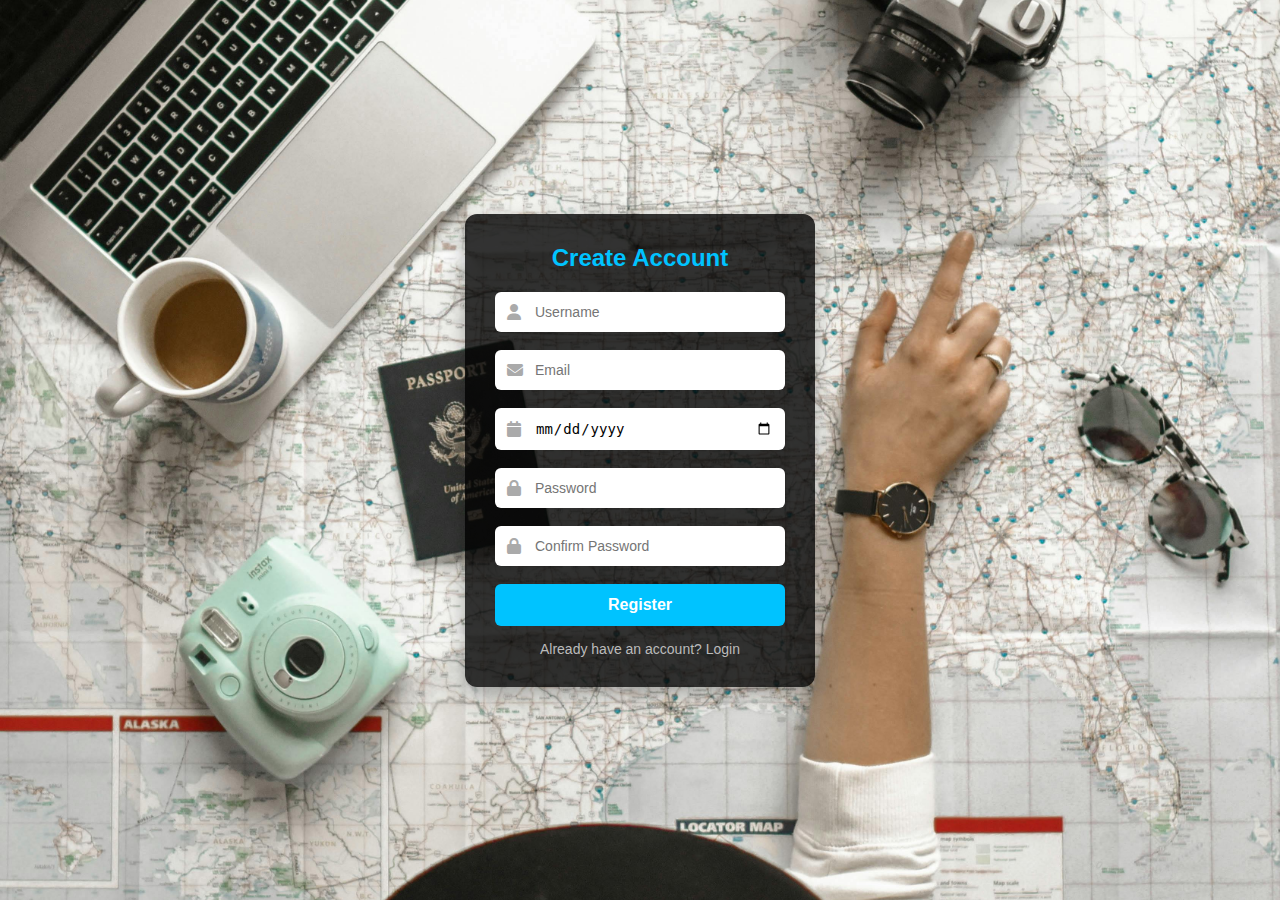
<file: Sign_in.html>
<!DOCTYPE html>
<html lang="en">
<head>
  <meta charset="UTF-8">
  <meta name="viewport" content="width=device-width, initial-scale=1.0">
  <title>Register - TripNest</title>
  <link rel="stylesheet" href="https://cdnjs.cloudflare.com/ajax/libs/font-awesome/6.5.0/css/all.min.css">
  <style>
    * {
      margin: 0;
      padding: 0;
      box-sizing: border-box;
    }

    body {
      height: 100vh;
      display: flex;
      align-items: center;
      justify-content: center;
      font-family: "Poppins", sans-serif;
      background: url("/images/hero_img.jpg") no-repeat center center/cover;
    }

    .register-cont {
      width: 350px;
      background: rgba(0, 0, 0, 0.8);
      padding: 30px;
      border-radius: 12px;
      color: #fff;
      box-shadow: 0 8px 20px rgba(0, 0, 0, 0.3);
      animation: fadeIn 1s ease;
    }

    .register-cont h2 {
      text-align: center;
      margin-bottom: 20px;
      color: #00c3ff;
    }

    .input-group {
      margin-bottom: 18px;
      position: relative;
    }

    .input-group i {
      position: absolute;
      left: 12px;
      top: 50%;
      transform: translateY(-50%);
      color: #aaa;
    }

    .input-group input {
      width: 100%;
      padding: 12px 12px 12px 40px;
      border-radius: 6px;
      border: none;
      outline: none;
      font-size: 14px;
    }

    .input-group input:focus {
      border: 2px solid #00c3ff;
    }

    #register-btn {
      width: 100%;
      padding: 12px;
      background: #00c3ff;
      border: none;
      border-radius: 6px;
      color: white;
      font-size: 16px;
      font-weight: bold;
      cursor: pointer;
      transition: background 0.3s;
    }

    #register-btn:hover {
      background: #0086b3;
    }

    .link {
      display: block;
      margin-top: 15px;
      text-align: center;
      font-size: 14px;
      color: #bbb;
      text-decoration: none;
    }

    .link:hover {
      color: #fff;
    }

    @keyframes fadeIn {
      from {
        opacity: 0;
        transform: translateY(-20px);
      }
      to {
        opacity: 1;
        transform: translateY(0);
      }
    }
  </style>
</head>
<body>

  <div class="register-cont">
    <h2>Create Account</h2>
    <form id="register-form">
      <div class="input-group">
        <i class="fa fa-user"></i>
        <input type="text" id="username" placeholder="Username" required>
      </div>

      <div class="input-group">
        <i class="fa fa-envelope"></i>
        <input type="email" id="email" placeholder="Email" required>
      </div>

      <div class="input-group">
        <i class="fa fa-calendar"></i>
        <input type="date" id="dob" required>
      </div>

      <div class="input-group">
        <i class="fa fa-lock"></i>
        <input type="password" id="password" placeholder="Password" required>
      </div>

      <div class="input-group">
        <i class="fa fa-lock"></i>
        <input type="password" id="confirm-password" placeholder="Confirm Password" required>
      </div>

      <button type="submit" id="register-btn">Register</button>
      <a href="Log_in.html" class="link">Already have an account? Login</a>
    </form>
  </div>

  <script>
    const registerForm = document.getElementById("register-form");

    registerForm.addEventListener("submit", function(e) {
      e.preventDefault();

      const username = document.getElementById("username").value.trim();
      const email = document.getElementById("email").value.trim();
      const dob = document.getElementById("dob").value;
      const password = document.getElementById("password").value;
      const confirmPassword = document.getElementById("confirm-password").value;

      if (!username || !email || !dob || !password || !confirmPassword) {
        alert("⚠️ Please fill in all fields.");
        return;
      }

      if (password !== confirmPassword) {
        alert("❌ Passwords do not match.");
        return;
      }

      if (password.length < 6) {
        alert("🔒 Password must be at least 6 characters.");
        return;
      }

      alert("✅ Registration successful!");
      // Redirect after successful registration
      window.location.href = "index.html";
    });
  </script>

</body>
</html>
</file>
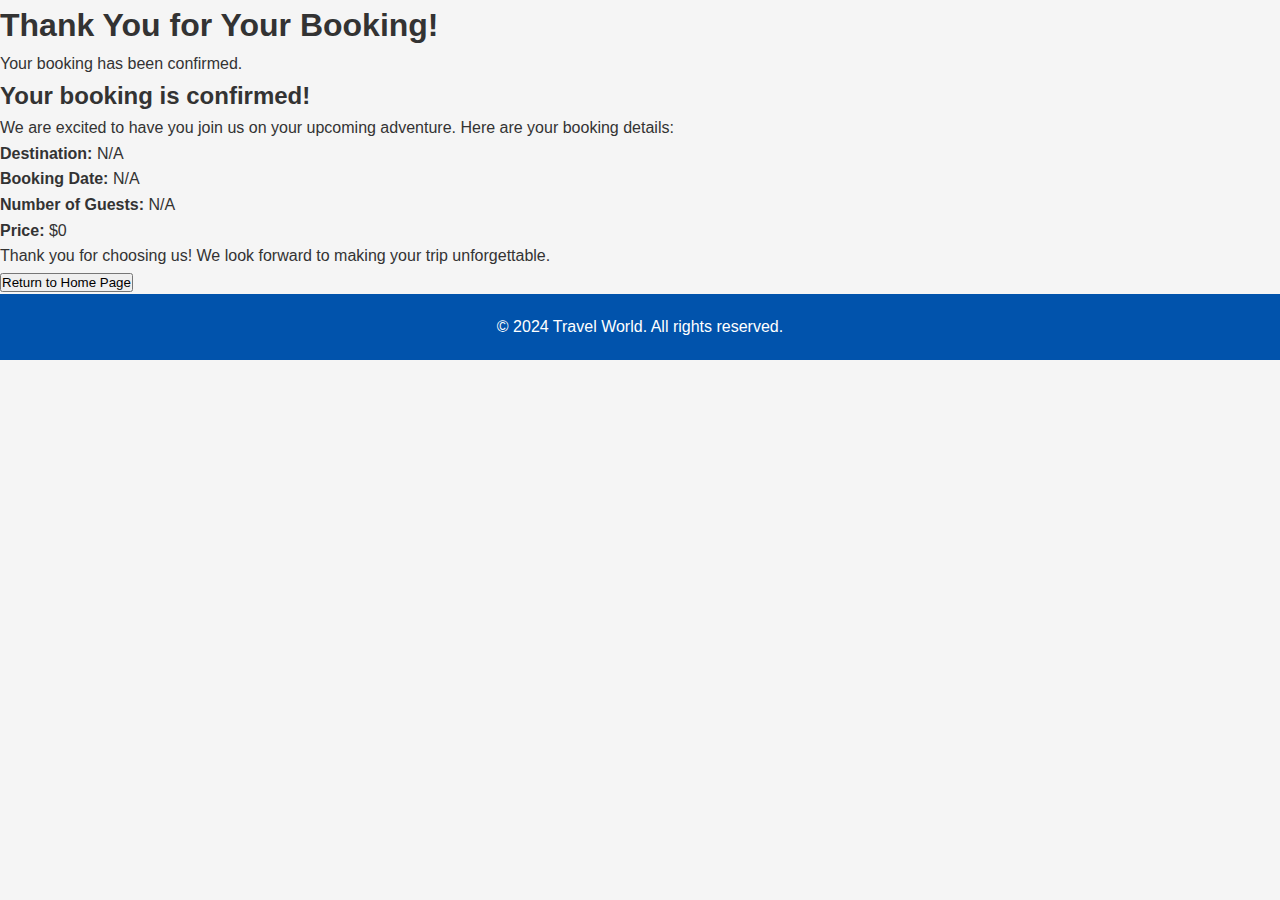
<file: thankyou.html>
<!DOCTYPE html>
<html lang="en">
<head>
  <meta charset="UTF-8">
  <meta name="viewport" content="width=device-width, initial-scale=1.0">
  <title>Booking Confirmation</title>
  <link rel="stylesheet" href="styles.css">
</head>
<body>
  <header class="header">
    <h1>Thank You for Your Booking!</h1>
    <p>Your booking has been confirmed.</p>
  </header>

  <main>
    <section class="confirmation-message">
      <h2>Your booking is confirmed!</h2>
      <p>We are excited to have you join us on your upcoming adventure. Here are your booking details:</p>
      
      <!-- Booking Details -->
      <div class="booking-details">
        <p><strong>Destination:</strong> <span id="destination-name">Paris</span></p>
        <p><strong>Booking Date:</strong> <span id="booking-date">2024-12-20</span></p>
        <p><strong>Number of Guests:</strong> <span id="guest-count">2</span></p>
        <p><strong>Price:</strong> <span id="booking-price">$1800</span></p>
      </div>

      <div class="thank-you-note">
        <p>Thank you for choosing us! We look forward to making your trip unforgettable.</p>
        <button onclick="window.location.href='index.html'">Return to Home Page</button>
      </div>
    </section>
  </main>

  <footer class="footer">
    <p>© 2024 Travel World. All rights reserved.</p>
  </footer>

  <script src="script.js"></script>


</body>
</html>
</file>
<file: styles.css>
/* ================= RESET ================= */
* {
  margin: 0;
  padding: 0;
  box-sizing: border-box;
}
html {
  scroll-behavior: smooth;
}
body {
  font-family: 'Poppins', sans-serif;
  line-height: 1.6;
  color: #333;
  background-color: #f5f5f5;
}

/* ================= NAVBAR ================= */
.navbar {
  position: sticky;
  top: 0;
  width: 100%;
  z-index: 1000;
  display: flex;
  align-items: center;
  justify-content: space-between;
  padding: 15px 40px;
  background: #025fc2a8;
  backdrop-filter: blur(8px);
  box-shadow: 0 2px 8px rgba(0, 0, 0, 0.2);
}
#nav-logo {
  display: flex;
  align-items: center;
  gap: 10px;
  font-size: 1.5rem;
  font-weight: 600;
  color: #fff;
}
#nav-logo .logo {
  width: 35px;
  height: 35px;
  background: url('images/logo.png') no-repeat center/cover;
  border-radius: 50%;
}
.navbar nav {
  display: flex;
  gap: 25px;
}
.navbar nav a {
  text-decoration: none;
  color: #fff;
  font-weight: 500;
  transition: color 0.3s, border-bottom 0.3s;
  padding-bottom: 5px;
}
.navbar nav a:hover,
.navbar nav a.active {
  color: #ffb703;
  border-bottom: 2px solid #ffb703;
}
.menu-toggle {
  display: none;
  font-size: 2rem;
  cursor: pointer;
  color: #fff;
}

/* ================= HERO ================= */
#hero {
  position: relative;
  height: 100vh;
  background: url("images/hero_img.jpg") no-repeat center center / cover;
  display: flex;
  align-items: center;
  justify-content: center;
  text-align: center;
}
.hero-overlay {
  position: absolute;
  top: 0; left: 0;
  width: 100%; height: 100%;
  background: rgba(0, 0, 0, 0.5);
}
.hero-content {
  position: relative;
  z-index: 1;
  color: #fff;
  padding: 20px;
  border-radius: 10px;
}
.hero-content h1 {
  font-size: 3rem;
  margin-bottom: 15px;
}
.hero-content p {
  font-size: 1.2rem;
  margin-bottom: 20px;
}
.btn-primary {
  padding: 12px 25px;
  background: #007BFF;
  color: #fff;
  border: none;
  border-radius: 8px;
  font-size: 1rem;
  cursor: pointer;
  transition: all 0.3s ease;
  text-decoration: none;
  display: inline-block;
}
.btn-primary:hover {
  background: #035bb9;
  transform: translateY(-3px);
}

/* ================= DESTINATIONS ================= */
.categories {
  padding: 60px 5%;
  background: #f8f9fa;
  text-align: center;
}
.categories h2 {
  font-size: 2.2rem;
  margin-bottom: 40px;
  color: #333;
}
.category-cards {
  display: flex;
  justify-content: center;
  gap: 30px;
  flex-wrap: wrap;
}
.category-card {
  background: #fff;
  border-radius: 12px;
  overflow: hidden;
  box-shadow: 0 6px 15px rgba(0, 0, 0, 0.1);
  max-width: 350px;
  flex: 1 1 calc(30% - 30px);
  transition: transform 0.3s ease, box-shadow 0.3s ease;
}
.category-card:hover {
  transform: translateY(-8px);
  box-shadow: 0 10px 20px rgba(0, 0, 0, 0.15);
}
.category-card img {
  width: 100%;
  height: 220px;
  object-fit: cover;
}
.category-card h3 {
  margin: 20px 20px 10px;
  font-size: 1.4rem;
  font-weight: 600;
  color: #333;
}
.category-card p {
  margin: 0 20px 20px;
  color: #666;
  font-size: 1rem;
}
.category-card .btn-primary {
  margin: 0 20px 20px;
  text-align: center;
}

/* ================= BOOKING FORM ================= */
.booking-form {
  background: #f0f0f0;
  padding: 40px 20px;
  margin: 40px auto;
  width: 90%;
  max-width: 600px;
  border-radius: 12px;
  box-shadow: 0 6px 12px rgba(0, 0, 0, 0.1);
}
.booking-form h2 {
  text-align: center;
  margin-bottom: 20px;
  color: #007BFF;
}
.booking-form form {
  display: flex;
  flex-direction: column;
  gap: 15px;
}
.booking-form label {
  font-weight: bold;
}
.booking-form input,
.booking-form select {
  padding: 10px;
  border: 1px solid #ccc;
  border-radius: 6px;
  width: 100%;
}
#price-display {
  text-align: center;
  font-weight: bold;
  color: #007BFF;
}

/* ================= TESTIMONIALS ================= */
.testimonials {
  background: #fff;
  padding: 60px 20px;
  text-align: center;
}
.testimonials h2 {
  color: #007BFF;
  margin-bottom: 30px;
}
.testimonial-cards {
  display: flex;
  justify-content: center;
  gap: 30px;
  flex-wrap: wrap;
}
.testimonial {
  background: #fff;
  border-radius: 10px;
  padding: 20px;
  box-shadow: 0 6px 12px rgba(0, 0, 0, 0.1);
  max-width: 300px;
  text-align: left;
}
.testimonial p {
  margin-bottom: 10px;
  font-style: italic;
}
.testimonial span {
  font-weight: bold;
  color: #007BFF;
}

/* ================= NEWSLETTER ================= */
.newsletter {
  background: #0153ac;
  color: white;
  padding: 60px 20px;
  text-align: center;
}
.newsletter form {
  display: flex;
  justify-content: center;
  gap: 10px;
  flex-wrap: wrap;
}
.newsletter input {
  padding: 12px;
  border: none;
  border-radius: 6px;
  width: 300px;
}
.newsletter button {
  background: #007BFF;
  color: #fff;
  padding: 12px 25px;
  border: none;
  border-radius: 6px;
  cursor: pointer;
  transition: background 0.3s ease;
}
.newsletter button:hover {
  background: #035bb9;
}

/* ================= FOOTER ================= */
.footer {
  background: #0153ac;
  color: white;
  padding: 20px;
  text-align: center;
}
.footer .social-icons {
  display: flex;
  justify-content: center;
  gap: 15px;
  margin-top: 10px;
}
.footer .social-icons img {
  width: 30px;
  height: 30px;
  transition: transform 0.3s ease;
}
.footer .social-icons img:hover {
  transform: scale(1.2);
}

/* ================= RESPONSIVENESS ================= */

/* Tablets */
@media (max-width: 1024px) {
  .hero-content h1 {
    font-size: 2.5rem;
  }
  .category-card {
    flex: 1 1 calc(45% - 20px);
  }
}

/* Mobiles */
@media (max-width: 768px) {
  .navbar {
    flex-direction: row;
    justify-content: space-between;
  }
  .navbar nav {
    display: none;
    flex-direction: column;
    background: rgba(0, 0, 0, 0.9);
    padding: 15px;
    width: 100%;
    position: absolute;
    top: 60px;
    left: 0;
  }
  .navbar nav.active {
    display: flex;
  }
  .menu-toggle {
    display: block;
  }
  #hero {
    height: 70vh;
    padding: 20px;
  }
  .hero-content h1 {
    font-size: 2rem;
  }
  .hero-content p {
    font-size: 1rem;
  }
  .category-card {
    flex: 1 1 100%;
    max-width: 100%;
  }
  .testimonial {
    max-width: 100%;
  }
}

/* Small Mobiles */
@media (max-width: 480px) {
  .hero-content h1 {
    font-size: 1.6rem;
  }
  .hero-content p {
    font-size: 0.9rem;
  }
  .btn-primary {
    padding: 10px 18px;
    font-size: 0.9rem;
  }
  .newsletter input {
    width: 100%;
  }
}
</file>
